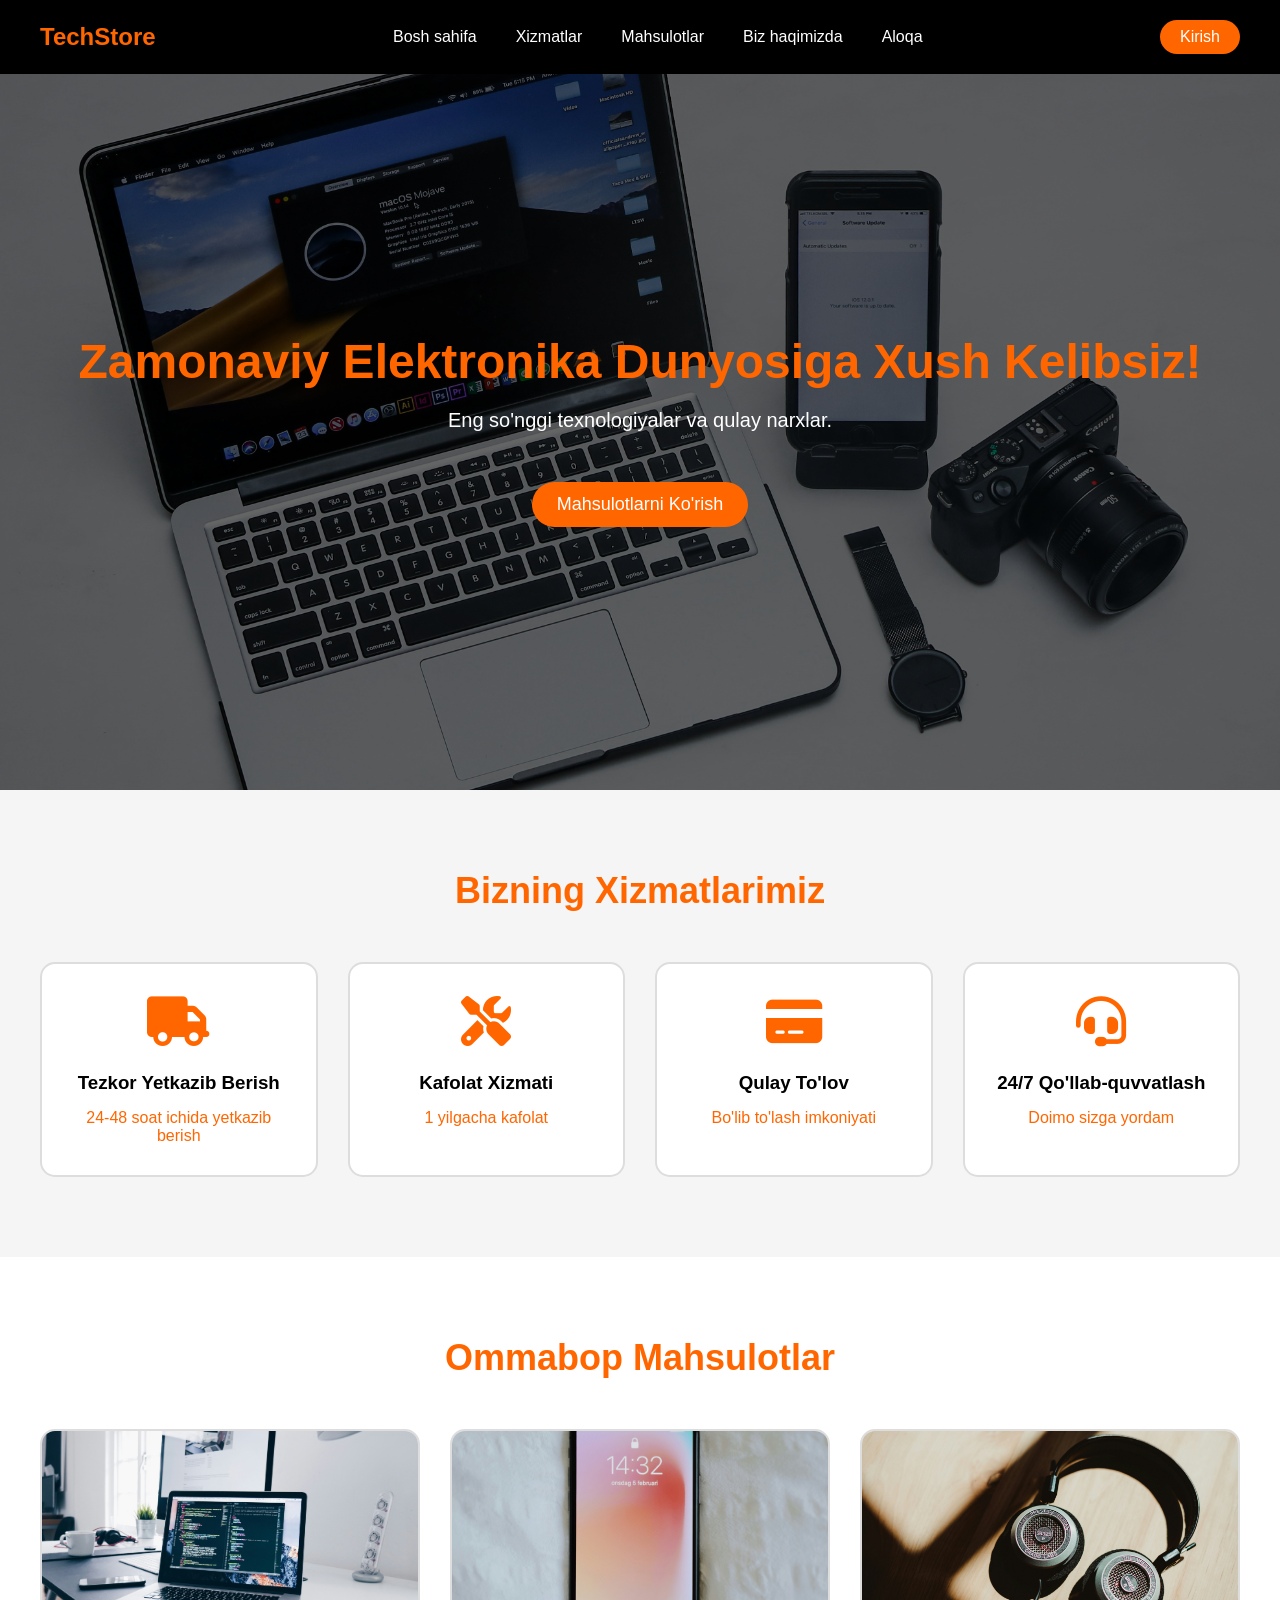
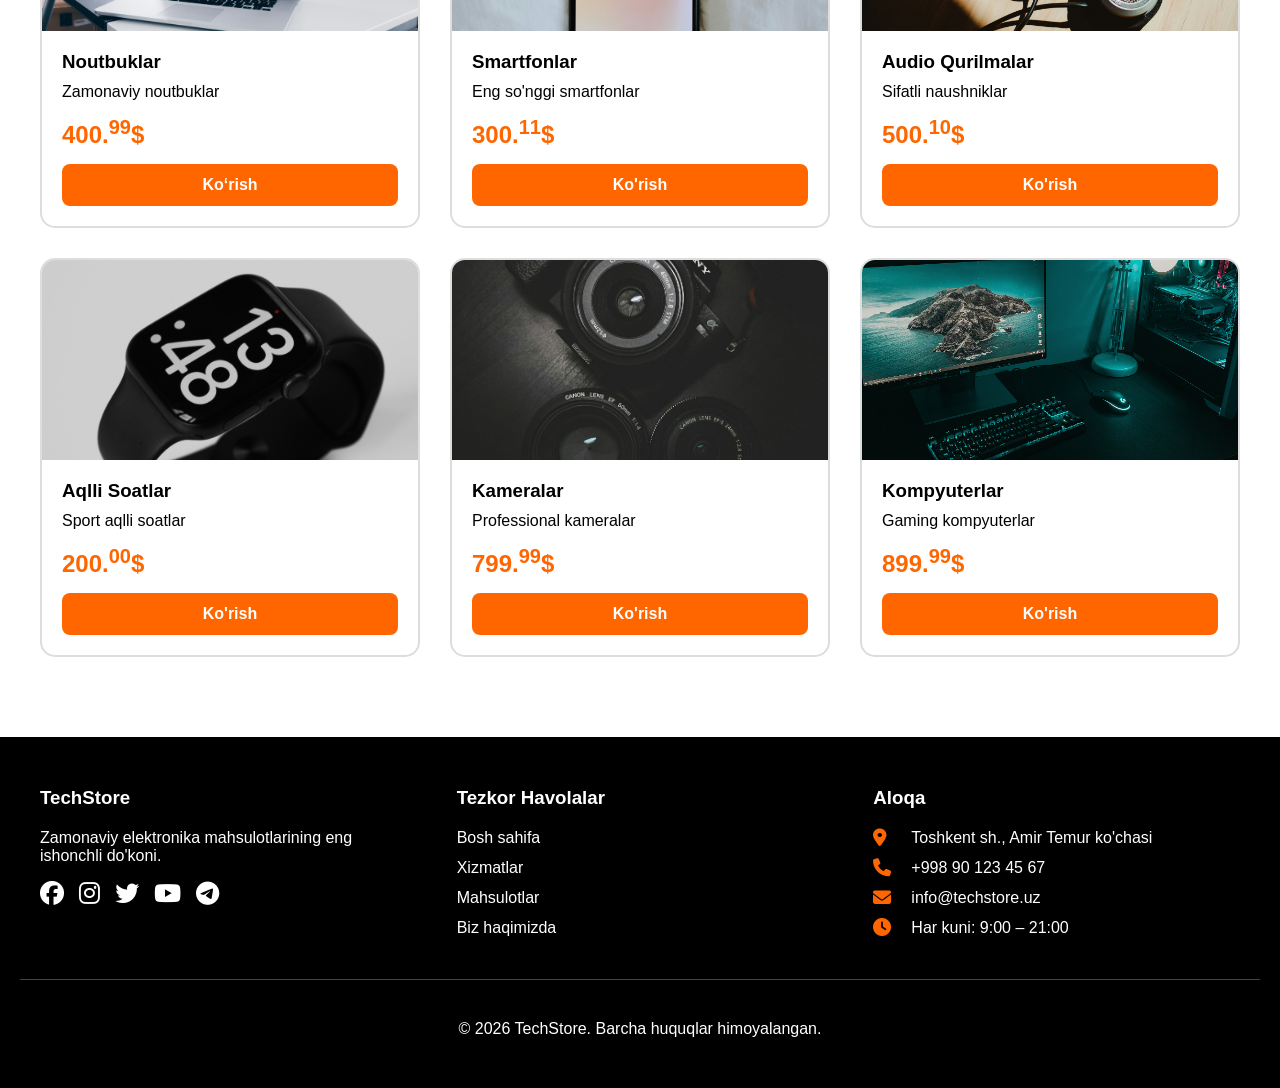
<file: index.html>
<!DOCTYPE html>
<html lang="uz">

<head>
	<meta charset="UTF-8">
	<meta name="viewport" content="width=device-width, initial-scale=1.0">
	<title>TechStore - Elektronika Do'koni</title>
	<link rel="stylesheet" href="./assets/style.css">
	<link rel="stylesheet" href="https://cdnjs.cloudflare.com/ajax/libs/font-awesome/6.5.0/css/all.min.css">
	<link rel="shortcut icon" href="./image/letter-t-.ico" type="image/x-icon">
</head>

<body>
	<!-- Navbar -->
	<nav>
		<div class="nav-container">
			<a href="#" class="logo">TechStore</a>

			<ul class="nav-links">
				<li><a href="#home">Bosh sahifa</a></li>
				<li><a href="#services">Xizmatlar</a></li>
				<li><a href="#products">Mahsulotlar</a></li>
				<li><a href="#about">Biz haqimizda</a></li>
				<li><a href="#contact">Aloqa</a></li>
			</ul>

			<a href="/register.html" class="login-btn">Kirish</a>
		</div>
	</nav>


	<!-- Hero Section -->
	<section class="hero" id="home">
		<h1>Zamonaviy Elektronika Dunyosiga Xush Kelibsiz!</h1>
		<p>Eng so'nggi texnologiyalar va qulay narxlar.</p>
		<a href="#products" class="hero-btn">Mahsulotlarni Ko'rish</a>
	</section>

	<!-- Services Section -->
	<section class="services" id="services">
		<h2 class="section-title">Bizning Xizmatlarimiz</h2>
		<div class="services-grid">
			<div class="service-card">
				<div class="service-icon"><i class="fa-solid fa-truck"></i></div>
				<h3>Tezkor Yetkazib Berish</h3>
				<p>24-48 soat ichida yetkazib berish</p>
			</div>
			<div class="service-card">
				<div class="service-icon"><i class="fa-solid fa-tools"></i></div>
				<h3>Kafolat Xizmati</h3>
				<p>1 yilgacha kafolat</p>
			</div>
			<div class="service-card">
				<div class="service-icon"><i class="fa-solid fa-credit-card"></i></div>
				<h3>Qulay To'lov</h3>
				<p>Bo'lib to'lash imkoniyati</p>
			</div>
			<div class="service-card">
				<div class="service-icon"><i class="fa-solid fa-headset"></i></div>
				<h3>24/7 Qo'llab-quvvatlash</h3>
				<p>Doimo sizga yordam</p>
			</div>
		</div>
		</div>
	</section>

	<!-- Products Section -->
	<section class="products" id="products">
		<h2 class="section-title">Ommabop Mahsulotlar</h2>
		<div class="products-grid">
			<div class="product-card">
				<div class="product-img">
					<img src="image/laptop.jpg" alt="Noutbuk">
				</div>
				<div class="product-info">
					<h3>Noutbuklar</h3>
					<p>Zamonaviy noutbuklar</p>
					<div class="price">400.<sup>99</sup>$</div>
					<button class="buy-btn">Ko‘rish</button>
				</div>
			</div>
			<div class="product-card">
				<div class="product-img">
					<img src="image/phone.jpg" alt="Noutbuk">
				</div>
				<div class="product-info">
					<h3>Smartfonlar</h3>
					<p>Eng so'nggi smartfonlar</p>
					<div class="price">300.<sup>11</sup>$</div>
					<button class="buy-btn">Ko'rish</button>
				</div>
			</div>
			<div class="product-card">
				<div class="product-img">
					<img src="image/autio.jpg" alt="Noutbuk">
				</div>
				<div class="product-info">
					<h3>Audio Qurilmalar</h3>
					<p>Sifatli naushniklar</p>
					<div class="price">500.<sup>10</sup>$</div>
					<button class="buy-btn">Ko'rish</button>
				</div>
			</div>
			<div class="product-card">
				<div class="product-img">
					<img src="image/watch.jpg" alt="Noutbuk">
				</div>
				<div class="product-info">
					<h3>Aqlli Soatlar</h3>
					<p>Sport aqlli soatlar</p>
					<div class="price">200.<sup>00</sup>$</div>
					<button class="buy-btn">Ko'rish</button>
				</div>
			</div>
			<div class="product-card">
				<div class="product-img">
					<img src="image/kamera.jpg" alt="Noutbuk">
				</div>
				<div class="product-info">
					<h3>Kameralar</h3>
					<p>Professional kameralar</p>
					<div class="price">799.<sup>99</sup>$</div>
					<button class="buy-btn">Ko'rish</button>
				</div>
			</div>
			<div class="product-card">
				<div class="product-img">
					<img src="image/kopmyuter.jpg" alt="Noutbuk">
				</div>
				<div class="product-info">
					<h3>Kompyuterlar</h3>
					<p>Gaming kompyuterlar</p>
					<div class="price">899.<sup>99</sup>$</div>
					<button class="buy-btn">Ko'rish</button>
				</div>
			</div>
		</div>
	</section>

	<!-- Footer -->
	<footer id="contact">
		<div class="footer-content">
			<div class="footer-section">
				<h3>TechStore</h3>
				<p>Zamonaviy elektronika mahsulotlarining eng ishonchli do'koni.</p>
				<div class="social-links">
					<a href="https://facebook.com" target="_blank" rel="noopener noreferrer"><i class="fab fa-facebook"></i></a>
					<a href="https://instagram.com" target="_blank" rel="noopener noreferrer"><i class="fab fa-instagram"></i></a>
					<a href="https://twitter.com" target="_blank" rel="noopener noreferrer"><i class="fab fa-twitter"></i></a>
					<a href="https://youtube.com" target="_blank" rel="noopener noreferrer"><i class="fab fa-youtube"></i></a>
					<a href="https://t.me/abdullokh_coder" target="_blank" rel="noopener noreferrer"><i
							class="fab fa-telegram"></i></a>
				</div>

			</div>
			<div class="footer-section">
				<h3>Tezkor Havolalar</h3>
				<ul>
					<li><a href="#home">Bosh sahifa</a></li>
					<li><a href="#services">Xizmatlar</a></li>
					<li><a href="#products">Mahsulotlar</a></li>
					<li><a href="#about">Biz haqimizda</a></li>
				</ul>
			</div>
			<div class="footer-section" id="about">
				<h3>Aloqa</h3>
				<ul>
					<li>
						<i class="fa-solid fa-location-dot"></i>
						<a href="https://maps.google.com/?q=Toshkent, Amir Temur ko'chasi" target="_blank">
							Toshkent sh., Amir Temur ko'chasi
						</a>
					</li>

					<li>
						<i class="fa-solid fa-phone"></i>
						<a href="tel:+998901234567">+998 90 123 45 67</a>
					</li>

					<li>
						<i class="fa-solid fa-envelope"></i>
						<a href="mailto:info@techstore.uz">info@techstore.uz</a>
					</li>

					<li>
						<i class="fa-solid fa-clock"></i>
						Har kuni: 9:00 – 21:00
					</li>
				</ul>


			</div>
		</div>
		<div class="footer-bottom">
			<p>&copy; 2026 TechStore. Barcha huquqlar himoyalangan.</p>
		</div>
	</footer>
</body>

</html>
</file>
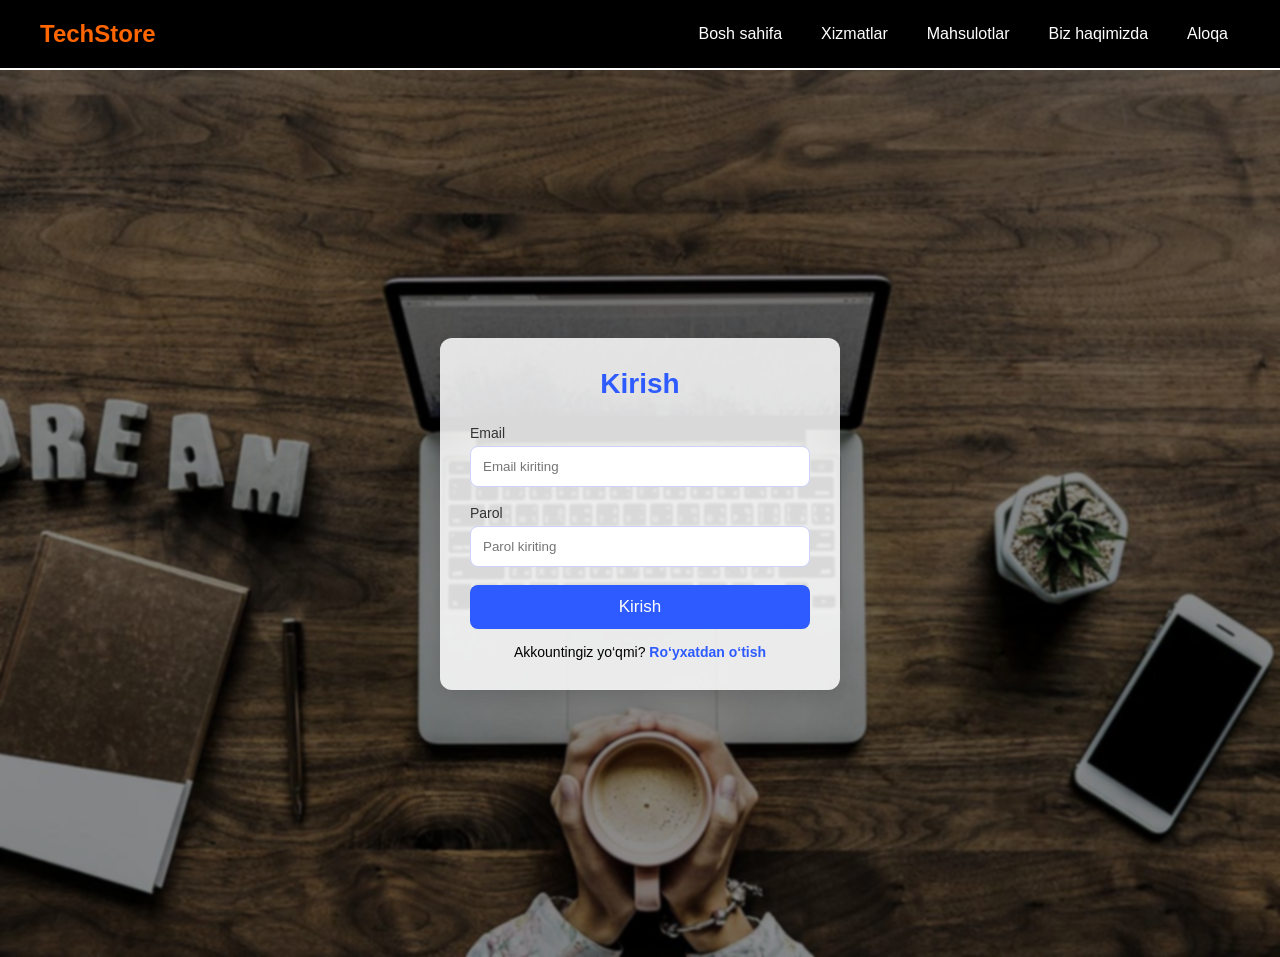
<file: login.html>
<!DOCTYPE html>
<html lang="en">
  <head>
    <meta charset="UTF-8" />
    <meta name="viewport" content="width=device-width, initial-scale=1.0" />
    <title>TechStore - Login</title>
    <link rel="stylesheet" href="./assets/style.css" />
    <link rel="stylesheet" href="./assets/login.css" />
  </head>
  <body>
    <!-- Navbar -->
    <nav>
      <div class="nav-container">
        <a href="./index.html" class="logo">TechStore </a>

        <ul class="nav-links">
          <li><a href="index.html#home">Bosh sahifa</a></li>
          <li><a href="index.html#services">Xizmatlar</a></li>
          <li><a href="index.html#products">Mahsulotlar</a></li>
          <li><a href="index.html#about">Biz haqimizda</a></li>
          <li><a href="index.html#contact">Aloqa</a></li>
        </ul>
      </div>
    </nav>

    <!-- Login Form -->
    <section class="login-section">
      <div class="login-container">
        <h2>Kirish</h2>

        <form action="#" class="login-form">
          <div class="input-group">
            <label>Email</label>
            <input type="email" placeholder="Email kiriting" required />
          </div>

          <div class="input-group">
            <label>Parol</label>
            <input type="password" placeholder="Parol kiriting" required />
          </div>

          <button type="submit" class="login-btn">Kirish</button>

          <p class="already">
            Akkountingiz yo‘qmi? <a href="register.html">Ro‘yxatdan o‘tish</a>
          </p>
        </form>
      </div>
    </section>
  </body>
</html>
</file>
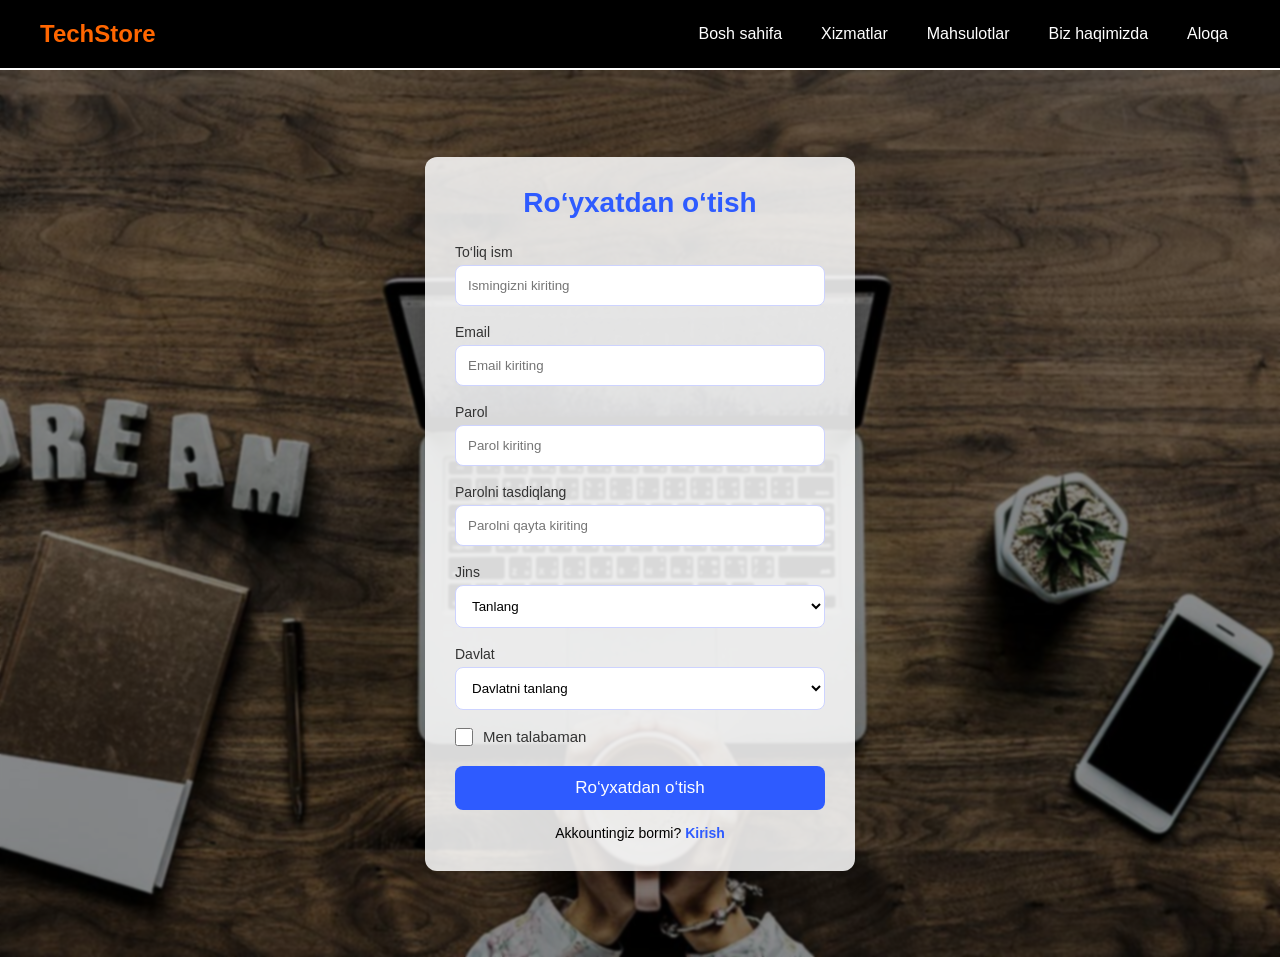
<file: register.html>
<!DOCTYPE html>
<html lang="en">
  <head>
    <meta charset="UTF-8" />
    <meta name="viewport" content="width=device-width, initial-scale=1.0" />
    <title>TechStore - Register</title>
    <link rel="stylesheet" href="./assets/style.css" />
    <link rel="stylesheet" href="./assets/register.css" />
  </head>
  <body>
    <!-- Navbar -->
    <nav>
      <div class="nav-container">
        <a href="./index.html" class="logo">TechStore </a>

        <ul class="nav-links">
          <li><a href="index.html#home">Bosh sahifa</a></li>
          <li><a href="index.html#services">Xizmatlar</a></li>
          <li><a href="index.html#products">Mahsulotlar</a></li>
          <li><a href="index.html#about">Biz haqimizda</a></li>
          <li><a href="index.html#contact">Aloqa</a></li>
        </ul>
      </div>
    </nav>

    <!-- Register -->
    <div class="section">
      <section class="register-section">
        <div class="register-container">
          <h2>Ro‘yxatdan o‘tish</h2>

          <form action="#" class="register-form">
            <div class="input-group">
              <label>To‘liq ism</label>
              <input type="text" placeholder="Ismingizni kiriting" required />
            </div>

            <div class="input-group">
              <label>Email</label>
              <input type="email" placeholder="Email kiriting" required />
            </div>

            <div class="input-group">
              <label>Parol</label>
              <input type="password" placeholder="Parol kiriting" required />
            </div>

            <div class="input-group">
              <label>Parolni tasdiqlang</label>
              <input
                type="password"
                placeholder="Parolni qayta kiriting"
                required
              />
            </div>

            <!-- Gender -->
            <div class="input-group">
              <label>Jins</label>
              <select required>
                <option value="">Tanlang</option>
                <option value="male">Erkak</option>
                <option value="female">Ayol</option>
              </select>
            </div>

            <!-- Countries -->
            <div class="input-group">
              <label>Davlat</label>
              <select required>
                <option value="">Davlatni tanlang</option>
                <option value="uz">O‘zbekiston</option>
                <option value="my">Malayziya</option>
                <option value="us">AQSH</option>
                <option value="uk">Buyuk Britaniya</option>
                <option value="ru">Rossiya</option>
                <option value="tur">Turkiya</option>
                <option value="uae">BAA</option>
              </select>
            </div>

            <!-- Checkbox -->
            <div class="checkbox-group">
              <input type="checkbox" id="student" required />
              <label for="student">Men talabaman</label>
            </div>

            <button type="submit" class="register-btn">
              Ro‘yxatdan o‘tish
            </button>

            <p class="already">
              Akkountingiz bormi? <a href="login.html">Kirish</a>
            </p>
          </form>
        </div>
      </section>
    </div>
  </body>
</html>
</file>
<file: assets/style.css>
* {
	margin: 0;
	padding: 0;
	box-sizing: border-box;
}

html {
	scroll-behavior: smooth;
}

body {
	font-family: Arial, sans-serif;
	background-color: white;
	color: black;
	padding-top: 70px;
}

/* Navbar */
nav {
	background-color: black;
	padding: 20px 0;
	position: fixed;
	top: 0;
	left: 0;
	width: 100%;
	z-index: 1000;
}

.nav-container {
	width: 1200px;
	margin: 0 auto;
	display: flex;
	justify-content: space-between;
	align-items: center;
}

.logo {
	color: #ff6600;
	font-size: 24px;
	font-weight: bold;
	text-decoration: none;
}

/* Links */
.nav-links {
	list-style: none;
	display: flex;
	gap: 15px;
}

.nav-links a {
	color: white;
	text-decoration: none;
	padding: 8px 12px;
	border-radius: 8px;
	transition: 0.3s;
	font-family: Arial;
}

.nav-links a:hover {
	background-color: #ff6600;
	color: white;
}

/* Login button */
.login-btn {
	background-color: #ff6600;
	color: white;
	padding: 8px 20px;
	border-radius: 25px;
	text-decoration: none;
	transition: 0.3s;
}

.login-btn:hover {
	background-color: #e18640;
}

/* Hero */

.hero {
	height: 80vh;
	background-image: url('../image/bg-image.jpg');
	background-position: center;
	background-repeat: no-repeat;
	background-size: cover;
	position: relative;
	display: flex;
	flex-direction: column;
	justify-content: center;
	align-items: center;
	text-align: center;
	color: white;
}

.hero::before {
	content: '';
	position: absolute;
	inset: 0;
	background: rgba(0, 0, 0, 0.6); /* Qora .5 */
}

.hero h1,
.hero p,
.hero .hero-btn {
	position: relative; /* overlay ustiga chiqishi uchun */
}

.hero h1 {
	font-size: 48px;
	margin-bottom: 20px;
	color: #ff6600;
}

.hero p {
	font-size: 20px;
	margin-bottom: 30px;
}

.hero-btn {
	margin-top: 20px;
	background: #ff6600;
	padding: 12px 25px;
	border-radius: 25px;
	color: white;
	text-decoration: none;
	font-size: 18px;
	transition: 0.3s;
}

.hero-btn:hover {
	background: #e18640;
}

/* Services */
.services {
	padding: 80px 20px;
	background-color: #f5f5f5;
}

.section-title {
	text-align: center;
	font-size: 36px;
	margin-bottom: 50px;
	color: #ff6600;
}

.services-grid {
	width: 1200px;
	margin: 0 auto;
	display: grid;
	grid-template-columns: 1fr 1fr 1fr 1fr;
	gap: 30px;
}

.service-card {
	background-color: white;
	padding: 30px;
	text-align: center;
	border: 2px solid #ddd;
	border-radius: 15px;
	transition: 0.3s;
	cursor: pointer;
}

.service-card:hover {
	border-color: #ff6600;
	transform: translateY(-10px);
}

.service-icon {
	font-size: 50px;
	margin-bottom: 20px;
	color: #ff6600;
}

.service-card h3 {
	margin-bottom: 15px;
}

.service-card p {
	color: #ff6600;
}

/* Products */
.products {
	padding: 80px 20px;
}

.products-grid {
	width: 1200px;
	margin: 0 auto;
	display: grid;
	grid-template-columns: 1fr 1fr 1fr;
	gap: 30px;
}

.product-card {
	border: 2px solid #ddd;
	border-radius: 15px;
	overflow: hidden;
	transition: 0.3s;
	display: flex;
	flex-direction: column;
}

.product-card:hover {
	border-color: #ff6600;
	transform: translateY(-10px);
}

.product-img {
	width: 100%;
	height: 200px; /* rasm balandligini bir xil qilish */
	overflow: hidden;
}

.product-img img {
	width: 100%;
	height: 100%;
	object-fit: cover; /* rasm to‘liq joylashadi va proportsional kesiladi */
	display: block;
}

.product-info {
	padding: 20px;
}

.product-info h3 {
	margin-bottom: 10px;
}

.price {
	font-size: 24px;
	font-weight: bold;
	margin: 15px 0;
	color: #ff6600;
}

.buy-btn {
	background-color: #ff6600;
	color: white;
	border: none;
	padding: 12px;
	width: 100%;
	cursor: pointer;
	border-radius: 8px;
	font-size: 16px;
	font-weight: bold;
	transition: 0.3s;
}

.buy-btn:hover {
	background-color: black;
}

/* Footer */
footer {
	background-color: black;
	color: white;
	padding: 50px 20px;
}

.footer-content {
	width: 1200px;
	margin: 0 auto;
	display: grid;
	grid-template-columns: 1fr 1fr 1fr;
	gap: 50px;
}

.footer-section h3 {
	margin-bottom: 20px;
}

.footer-section ul {
	list-style: none;
}

.footer-section ul li {
	margin-bottom: 10px;
}

.footer-section a {
	color: white;
	text-decoration: none;
	transition: 0.3s;
}

.footer-section a:hover {
	color: #ff6600;
}

.footer-section ul li {
	display: flex;
	align-items: center;
	gap: 10px;
	margin-bottom: 12px;
	font-size: 16px;
}

.footer-section ul li i {
	color: #ff6600;
	font-size: 18px;
	min-width: 20px;
}

.social-links {
	display: flex;
	gap: 15px;
	margin-top: 15px;
}

.social-links a {
	font-size: 24px;
}

.footer-bottom {
	text-align: center;
	padding-top: 40px;
	margin-top: 30px;
	border-top: 1px solid #444;
}

/* Font Awesome li icon */
.footer-section ul li i {
	margin-right: 8px;
	color: #ff6600;
}
</file>
<file: assets/login.css>
/* Background with image (same as register page) */
.login-section {
  display: flex;
  justify-content: center;
  align-items: center;
  padding: 60px 20px;

  background-image: url("../image/register-bg.jpeg");
  background-size: cover;
  background-position: center;
  background-repeat: no-repeat;
  height: 887px;

  position: relative;
}

.login-section::before {
  content: "";
  position: absolute;
  top: 0;
  left: 0;
  width: 100%;
  height: 100%;
  background: rgba(0, 0, 0, 0.45);
  backdrop-filter: blur(1px);
}

.login-container {
  position: relative;
  width: 100%;
  max-width: 400px;
  background: #ffffffd9;
  padding: 30px;
  border-radius: 12px;
  box-shadow: 0 6px 20px rgba(0, 0, 0, 0.15);
}

.login-container h2 {
  text-align: center;
  margin-bottom: 25px;
  color: #2e5bff;
  font-size: 28px;
}

.login-form .input-group {
  margin-bottom: 18px;
}

.input-group label {
  font-size: 14px;
  color: #333;
  margin-bottom: 5px;
  display: block;
}

.input-group input {
  width: 100%;
  padding: 12px;
  border: 1px solid #cdd3ff;
  border-radius: 8px;
  outline: none;
  transition: 0.2s;
  background: #fff;
}

.input-group input:focus {
  border-color: #2e5bff;
  box-shadow: 0 0 5px rgba(46, 91, 255, 0.3);
}

.login-btn {
  width: 100%;
  padding: 12px;
  background: #2e5bff;
  color: #fff;
  border: none;
  border-radius: 8px;
  font-size: 17px;
  cursor: pointer;
  transition: 0.2s;
}

.login-btn:hover {
  background: #244ad1;
}

.already {
  text-align: center;
  margin-top: 15px;
  font-size: 14px;
}

.already a {
  color: #2e5bff;
  text-decoration: none;
  font-weight: 600;
}
</file>
<file: assets/register.css>
/* Register form */
*{
  margin: 0;
  padding: 0;
}
.register-section {
  display: flex;
  justify-content: center;
  align-items: center;
  padding: 60px 20px;
}

.register-section {
  display: flex;
  justify-content: center;
  align-items: center;
  padding: 60px 20px;
  background-image: url("../image/register-bg.jpeg");
  background-size: cover;
  background-position: center;
  background-repeat: no-repeat;
  position: relative;
  height:887px;
}

.register-section::before {
  content: "";
  position: absolute;
  top: 0;
  left: 0;
  width: 100%;
  height: 100%;
  background: rgba(0, 0, 0, 0.45);
  backdrop-filter: blur(1px);
}

.register-container {
  position: relative;
  width: 100%;
  max-width: 430px;
  background: #ffffffd9;
  padding: 30px;
  border-radius: 12px;
  box-shadow: 0 6px 20px rgba(0, 0, 0, 0.1);
}

.register-container h2 {
  text-align: center;
  margin-bottom: 25px;
  color: #2e5bff;
  font-size: 28px;
}

.register-form .input-group {
  margin-bottom: 18px;
}

.input-group label {
  font-size: 14px;
  color: #333;
  margin-bottom: 5px;
  display: block;
}

.input-group input,
.input-group select {
  width: 100%;
  padding: 12px;
  border: 1px solid #cdd3ff;
  border-radius: 8px;
  outline: none;
  transition: 0.2s;
  background: #fff;
}

.input-group input:focus,
.input-group select:focus {
  border-color: #2e5bff;
  box-shadow: 0 0 5px rgba(46, 91, 255, 0.3);
}

.checkbox-group {
  display: flex;
  align-items: center;
  gap: 10px;
  margin-bottom: 20px;
}

.checkbox-group input {
  width: 18px;
  height: 18px;
}

.checkbox-group label {
  font-size: 15px;
  color: #333;
}

.register-btn {
  width: 100%;
  padding: 12px;
  background: #2e5bff;
  color: #fff;
  border: none;
  border-radius: 8px;
  font-size: 17px;
  cursor: pointer;
  transition: 0.2s;
}

.register-btn:hover {
  background: #244ad1;
}

.already {
  text-align: center;
  margin-top: 15px;
  font-size: 14px;
}

.already a {
  color: #2e5bff;
  text-decoration: none;
  font-weight: 600;
}
</file>
